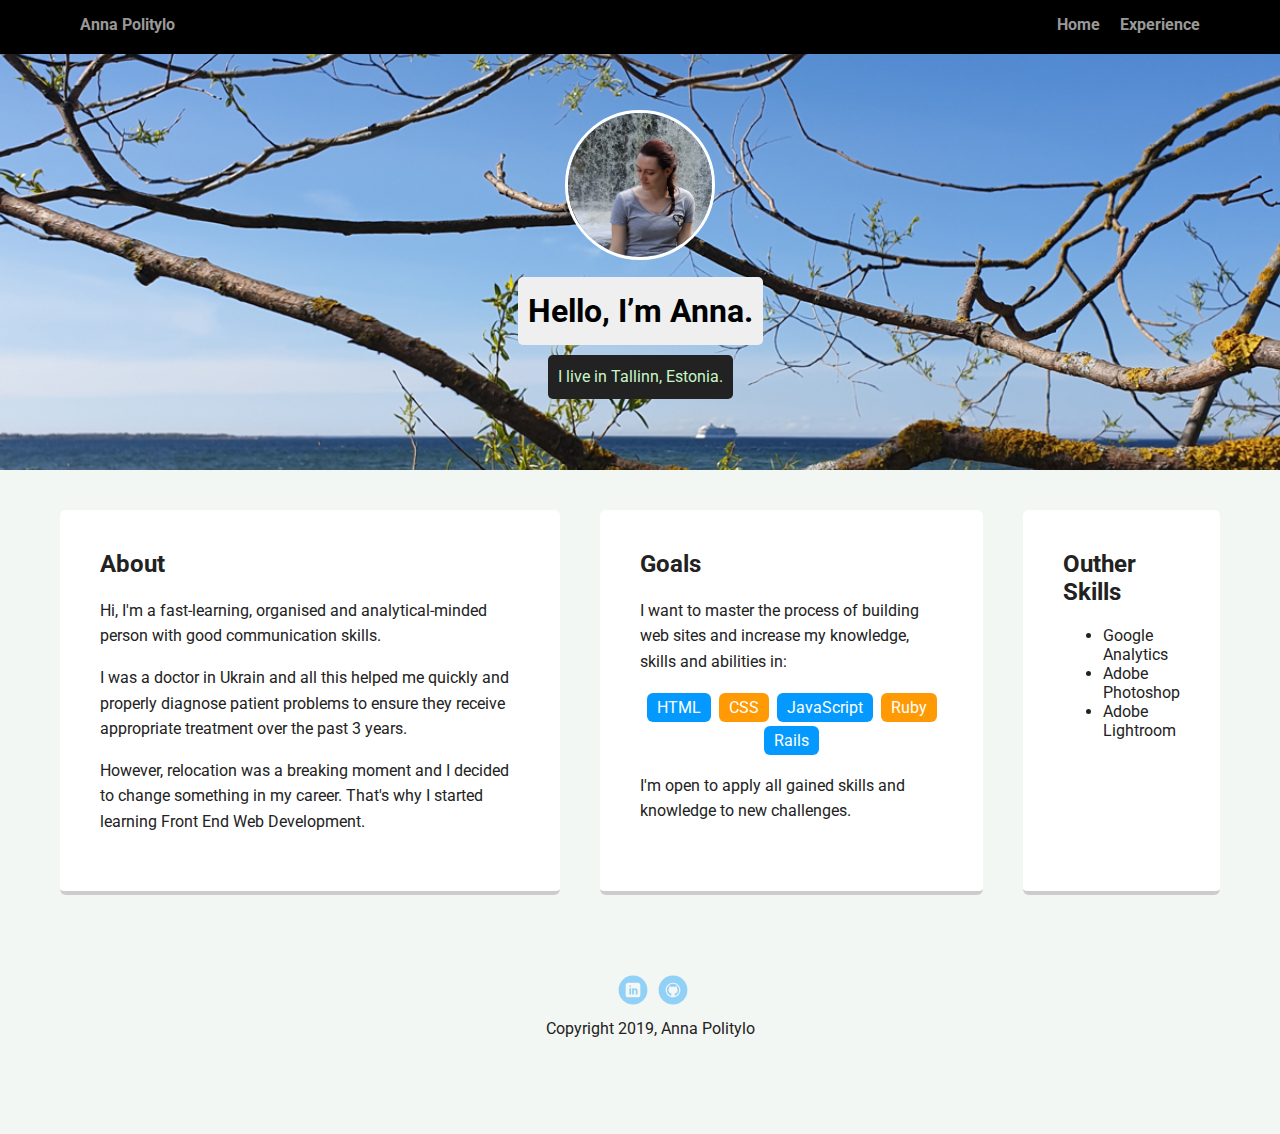
<file: index.html>
<!doctype html>
<html lang="en">
<head>
  <meta charset="utf-8">
  <title>Anna Politylo's Profile</title>
  <meta name="viewport" content="width=device-width, initial-scale=1.0">
  <link rel="stylesheet" href="styles.css">
  <link href="https://fonts.googleapis.com/css?family=Muli%7CRoboto:400,300,500,700,900" rel="stylesheet"></head>
  <body>

    <nav class="main-nav">
        <ul class="nav">
          <li class="name"><a href="#adout">Anna Politylo</a></li>
          <li><a href="index.html">Home</a></li>
          <li><a href="experience.html">Experience</a></li>
        </ul>
      </nav>

    <header>
      <img src="images/me.jpg" alt="Photo of Anna" class="profile-image">
      <h1 class="tag name">Hello, I’m Anna.</h1>
      <p class="tag location">I live in Tallinn, Estonia.</p>
    </header>

    <main class="flex">
      <section class="card">
        <h2 id="adout">About</h2>
        <p>Hi, I'm a fast-learning, organised and analytical-minded person with good communication skills.</p> 
        <p>I was a doctor in Ukrain and all this helped me quickly and properly diagnose patient problems to ensure they receive appropriate treatment over the past 3 years.</p> 
        <p>However, relocation was a breaking moment and I decided to change something in my career. That's why I started learning Front End Web Development. </p>
      </section> 

      <section class="card">
        <h2>Goals</h2>
        <p>I want to master the process of building web sites and increase my knowledge, skills and abilities in:</p>
        <ul class="skills">
          <li>HTML</li>
          <li>CSS</li>
          <li>JavaScript</li>
          <li>Ruby</li>
          <li>Rails</li>
        </ul>
        <p>I'm open to apply all gained skills and knowledge to new challenges. </p>
      </section> 

      <section class="card">
        <h2>Outher Skills</h2>
        <ul>
          <li>Google Analytics</li>
          <li>Adobe Photoshop</li>
          <li>Adobe Lightroom</li>
        </ul>
      </section>

    </main>
    <footer>
      <ul>
        <li><a href="https://www.linkedin.com/in/anna-politylo/" class="social linkedin">LinkedIn</a></li>
        <li><a href="https://github.com/Anpoli13" class="social github">Github</a></li>
      </ul>
      <p class="copyright">Copyright 2019, Anna Politylo</p>
    </footer>
  </body>
  </html>
</file>
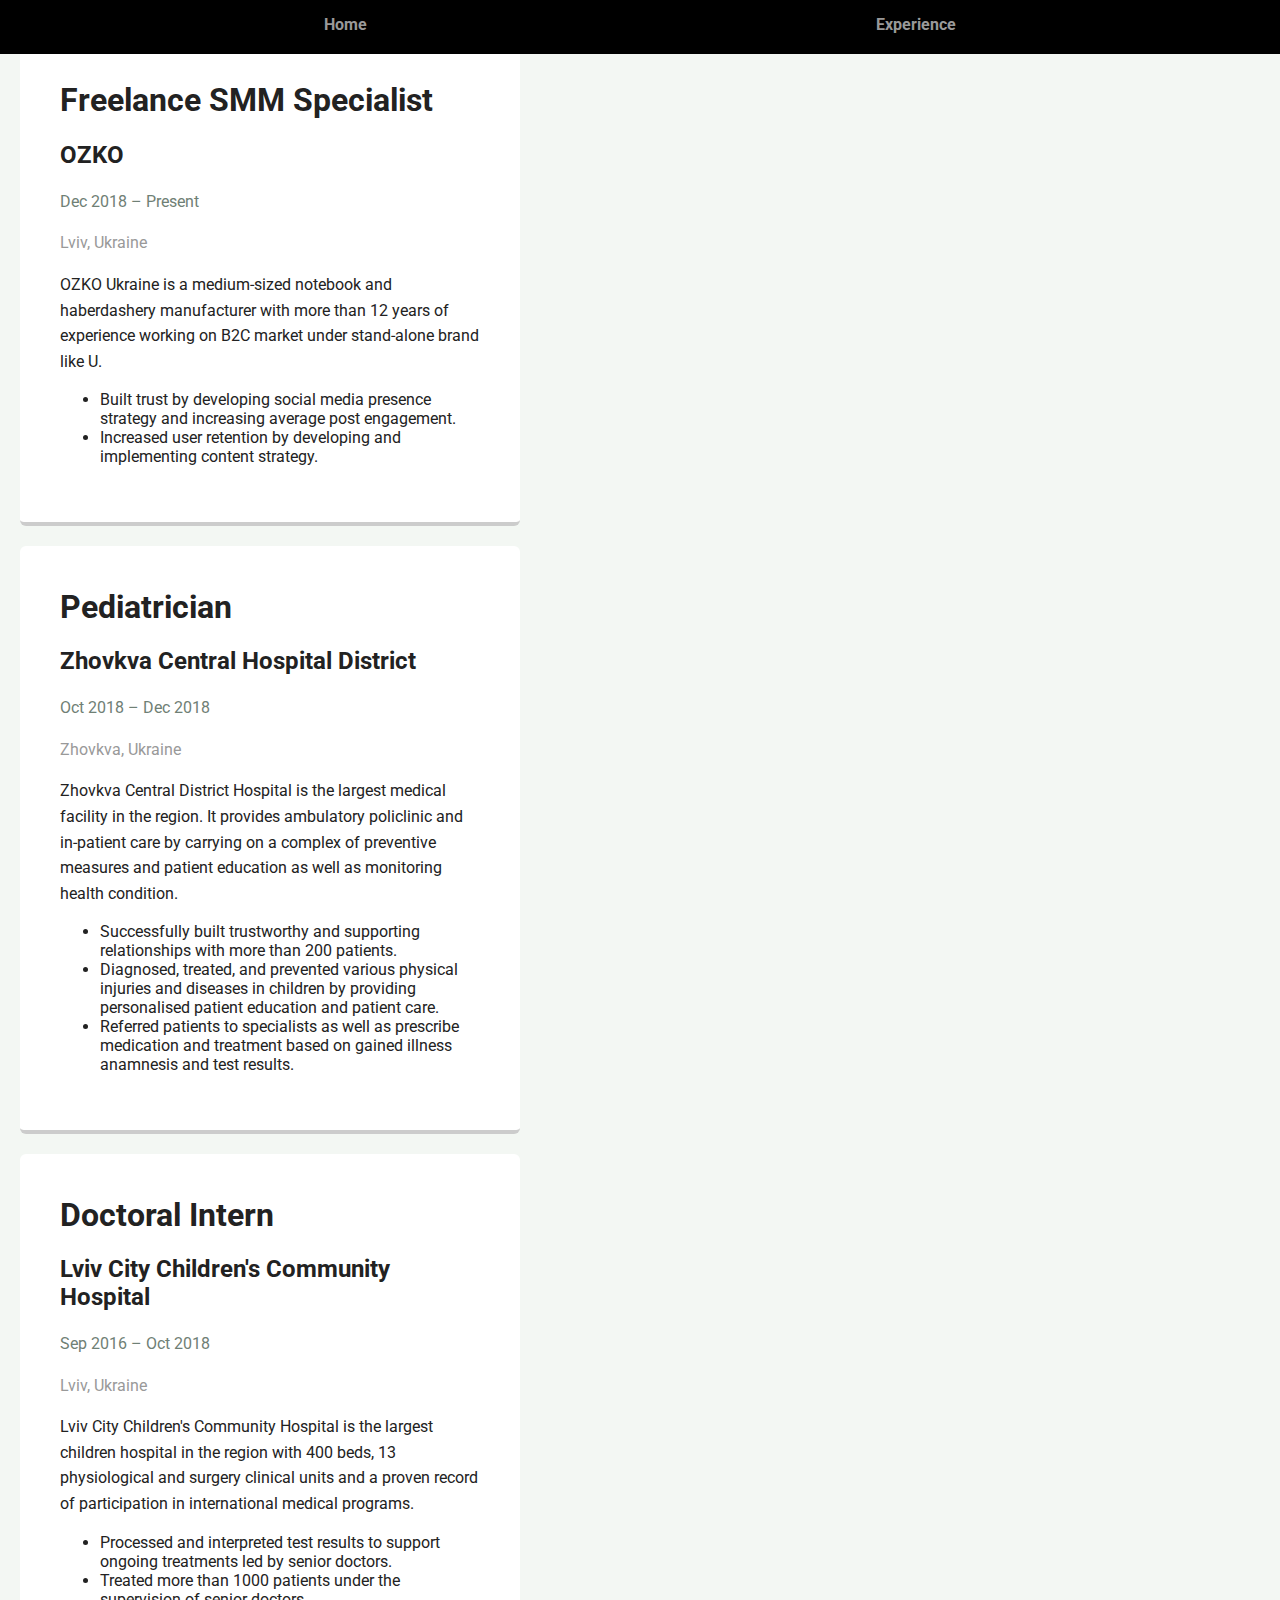
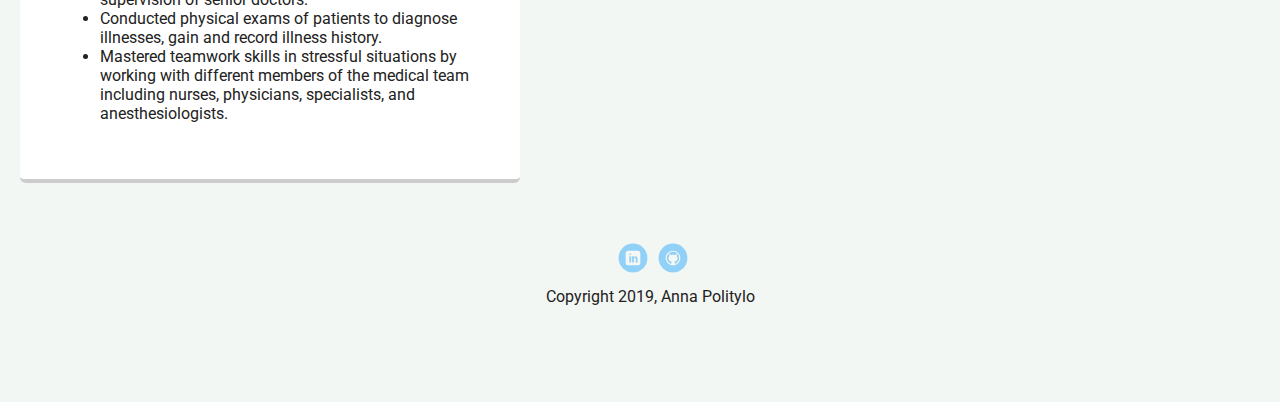
<file: experience.html>
<!DOCTYPE html>
<html lang="en">
<head>
    <meta charset="UTF-8">
    <meta name="viewport" content="width=device-width, initial-scale=1.0">
    <meta http-equiv="X-UA-Compatible" content="ie=edge">
    <title>Experience</title>
    <link rel="stylesheet" href="styles.css">
    <link href="https://fonts.googleapis.com/css?family=Muli%7CRoboto:400,300,500,700,900" rel="stylesheet">
   
</head>
<body>
    <nav class="main-nav">
        <ul class="nav">
            <li><a href="index.html">Home</a></li>
            <li><a href="experience.html">Experience</a></li>
        </ul>
    </nav>
    <main>
            <section class="card">
                <h1>Freelance SMM Specialist</h1>
                <h2>OZKO</h2>
                <p class="dates">Dec 2018 – Present</p>
                <p class="location-work">Lviv, Ukraine</p>
                <p>OZKO Ukraine is a medium-sized notebook and haberdashery manufacturer with more than 12 years of experience working on B2C market under stand-alone brand like U.</p>
                <ul>
                    <li>Built trust by developing social media presence strategy and increasing average post engagement.</li>
                    <li>Increased user retention by developing and implementing content strategy.</li>
                </ul>
            </section>

            <section class="card">

                <h1>Pediatrician</h1>
                <h2>Zhovkva Central Hospital District</h2>
                <p class="dates">Oct 2018 – Dec 2018</p>
                <p class="location-work">Zhovkva, Ukraine</p>
                <p>Zhovkva Central District Hospital is the largest medical facility in the region. It provides ambulatory policlinic and in-patient care by carrying on a complex of preventive measures and patient education as well as monitoring health condition.</p>
                <ul>
                    <li>Successfully built trustworthy and supporting relationships with more than 200 patients.</li>
                    <li>Diagnosed, treated, and prevented various physical injuries and diseases in children by providing personalised patient education and patient care.</li>
                    <li>Referred patients to specialists as well as prescribe medication and treatment based on gained illness anamnesis and test results.</li>
                </ul>
            </section>

            <section class="card">
                <h1>Doctoral Intern</h1>
                        <h2>Lviv City Children's Community Hospital</h2>
                        <p class="dates">Sep 2016 – Oct 2018</p>
                        <p class="location-work">Lviv, Ukraine</p>
                        <p>Lviv City Children's Community Hospital is the largest children hospital in the region with 400 beds, 13 physiological and surgery clinical units and a proven record of participation in international medical programs.</p>
                        <ul>
                            <li>Processed and interpreted test results to support ongoing treatments led by senior doctors.</li>
                            <li>Treated more than 1000 patients under the supervision of senior doctors.</li>
                            <li>Conducted physical exams of patients to diagnose illnesses, gain and record illness history.</li>
                            <li>Mastered teamwork skills in stressful situations by working with different members of the medical team including nurses, physicians, specialists, and anesthesiologists.</li>
                        </ul>
            </section>
            
    </main>
    <footer>
            <ul>
              <li><a href="https://www.linkedin.com/in/anna-politylo/" class="social linkedin">LinkedIn</a></li>
              <li><a href="https://github.com/Anpoli13" class="social github">Github</a></li>
            </ul>
            <p class="copyright">Copyright 2019, Anna Politylo</p>
    </footer>
</body>
</html>
</file>
<file: styles.css>
/* Global Layout Set-up */
* { 
  box-sizing: border-box;
}
  
body {
  margin: 0;
  padding: 0;
  text-align: center;
  font-family: 'Roboto', sans-serif;
  color: #222;
  background: #f3f7f3;
}
/* Link Styles */

a {
  text-decoration: none;
  color: #999;
}
a:hover {
  color: #6633ff;
}

/* Section Styles */



.main-nav {
  width: 100%;
  background: black;
  min-height: 30px;
  padding: 10px;
  position: fixed;
  text-align: center;
}
.nav {
  display: flex;
  justify-content: space-around;
  font-weight: 700;
  list-style-type: none;
  margin: 0 auto;
  padding: 0;
}

.nav .name {
    display: block;
    margin-right: auto;
    color: white;
}
.nav li {
  padding: 5px 10px 10px 10px;
}
.nav a {
  transition: all .5s;
}
.nav a:hover {
  color: white
}

header {
  text-align: center;
  background: url('images/Tallinn.jpg') no-repeat top center ;
  background-size: cover;
  overflow: hidden;
  padding-top: 60px;
}
header {
  line-height: 1.5;
}
header .profile-image {
  margin-top: 50px;
  width: 150px;
  height: 150px;
  border-radius: 50%;
  border: 3px solid white;
  transition: all .5s;
}
header .profile-image:hover {
  transform: scale(1.2) rotate(360deg);
}
.tag {
  background-color: #efefef;
  color: black;
  padding: 10px;
  border-radius: 5px;
  display: table;
  margin: 10px auto;
} 
.location {
  background-color: #222;
  color: rgb(199, 247, 199);
}
.card {
  margin: 20px;
  padding: 20px 40px 40px;
  max-width: 500px;
  text-align: left;
  background: #fff;
  border-bottom: 4px solid #ccc;
  border-radius: 6px;
  transition: all .5s;
}
.card:hover {
  border-color: #056b0a;
}


ul.skills {
  padding: 0;
  text-align: center;
}

.skills li {
  border-radius: 6px;
  display: inline-block;
  background: #ff9904;
  color: white;
  padding: 5px 10px;
  margin: 2px;
}

.skills li:nth-child(odd) {
  background: #0399ff;
}

footer {
  width: 100%;
  min-height: 30px;
  padding: 20px 0 40px 20px;
}

footer .copyright {
  top: -8px;
  font-size: .75em;
}

footer ul {
  list-style-type: none;
  margin: 0;
  padding: 0;
}

footer ul li {
  display: inline-block;
}

.location-work {
  color: #999
}

.dates {
  color: rgb(111, 128, 117)
}

a.social {
  display: inline-block;
  text-indent: -9999px;
  margin-left: 5px;
  width: 30px;
  height: 30px;
  background-size: 30px 30px;
  opacity: .4;
  transition: all .5s;
}
a.twitter {
  background-image: url(images/twitter.svg);
}
a.linkedin {
  background-image: url(images/linkedin.svg);
}
a.github {
  background-image: url(images/github.svg);
}
a.social:hover {
  opacity: 1;
}
.clearfix {
  clear: both;
}

/* Styles for larger screens */
@media screen and (min-width: 720px) {
  
  .flex {
      display: -ms-flexbox;      /* TWEENER - IE 10 */
      display: flex; 
      max-width: 1200px;
      -ms-flex-pack: distribute;
      justify-content: space-around;
      margin: 0 auto;
  }

  header {
    min-height: 470px;
  }

  .nav {
    max-width: 1200px;
    padding: 0 30px;
  }


  main {
    padding-top: 20px;
  }

  main p {
    line-height: 1.6em;
  }

  footer {
    font-size: 1.3em;
    max-width: 1200px;
    margin: 40px auto;
  }

}
</file>
